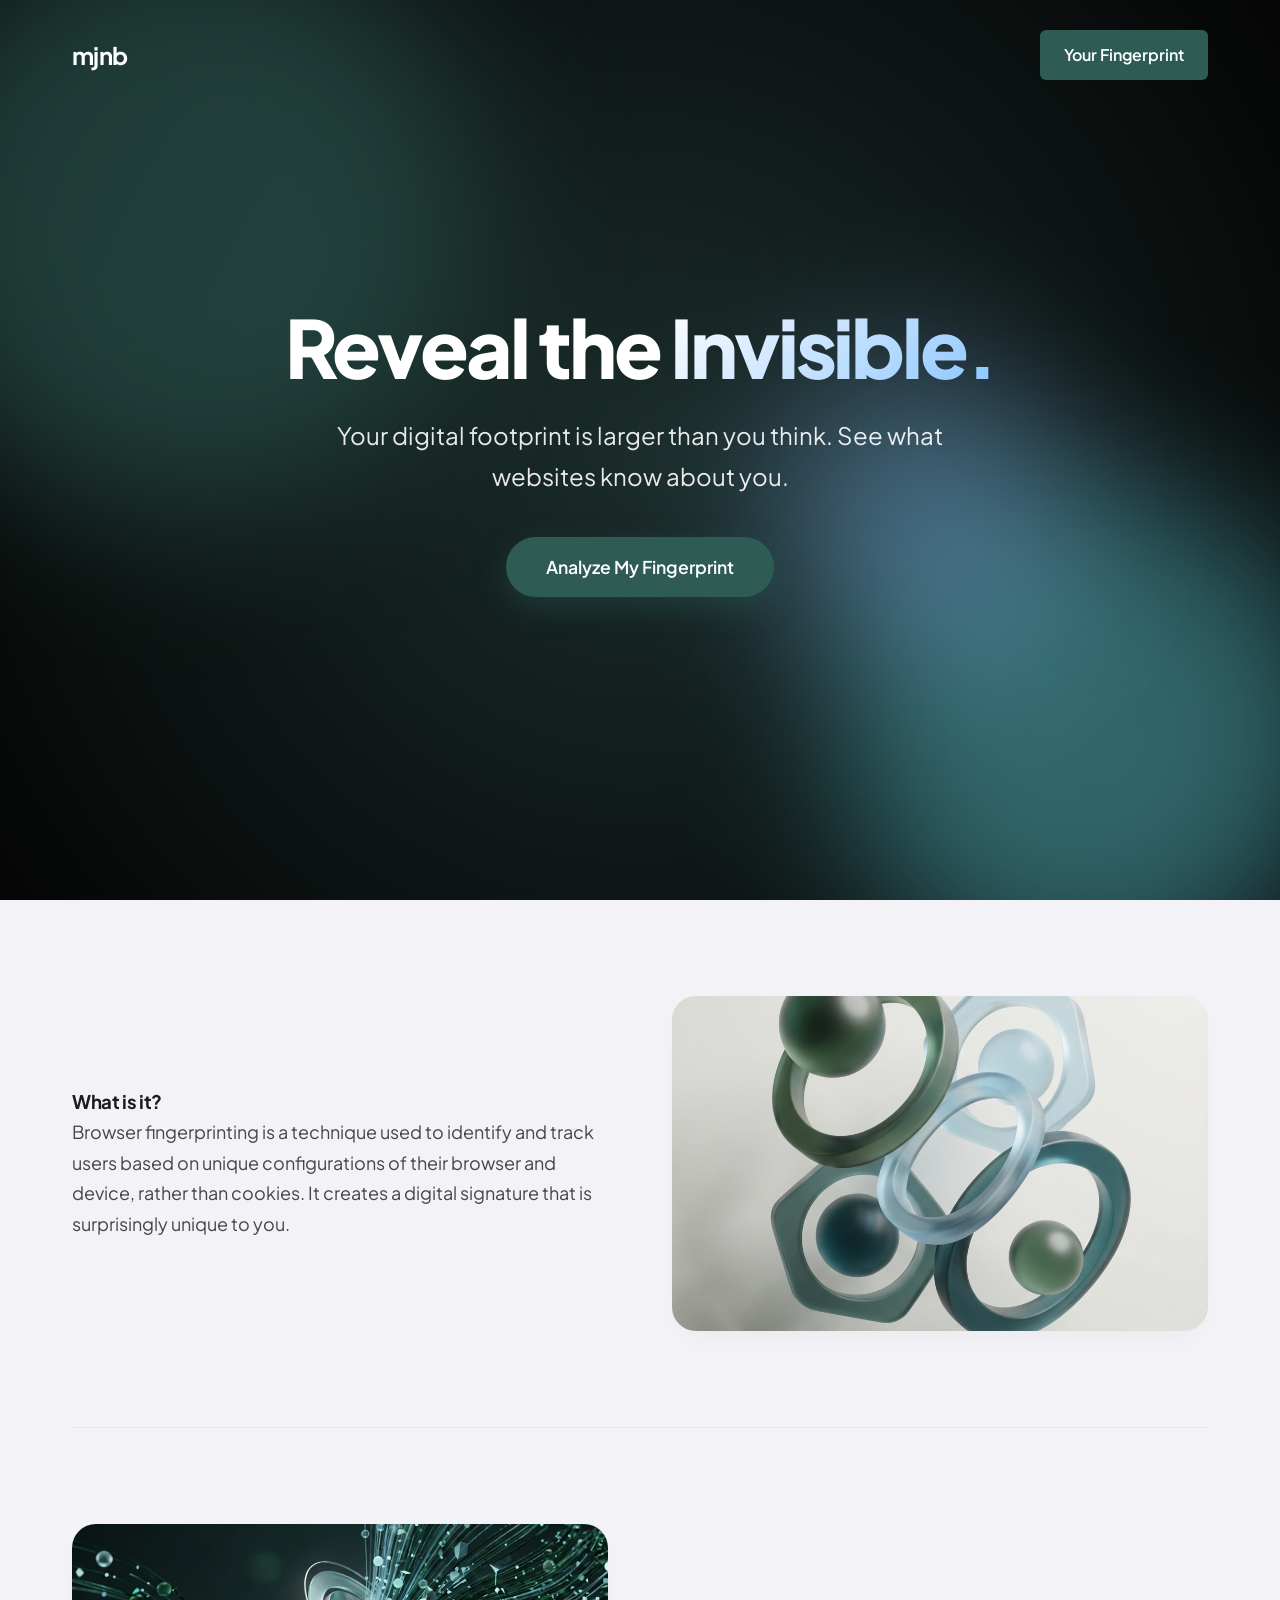
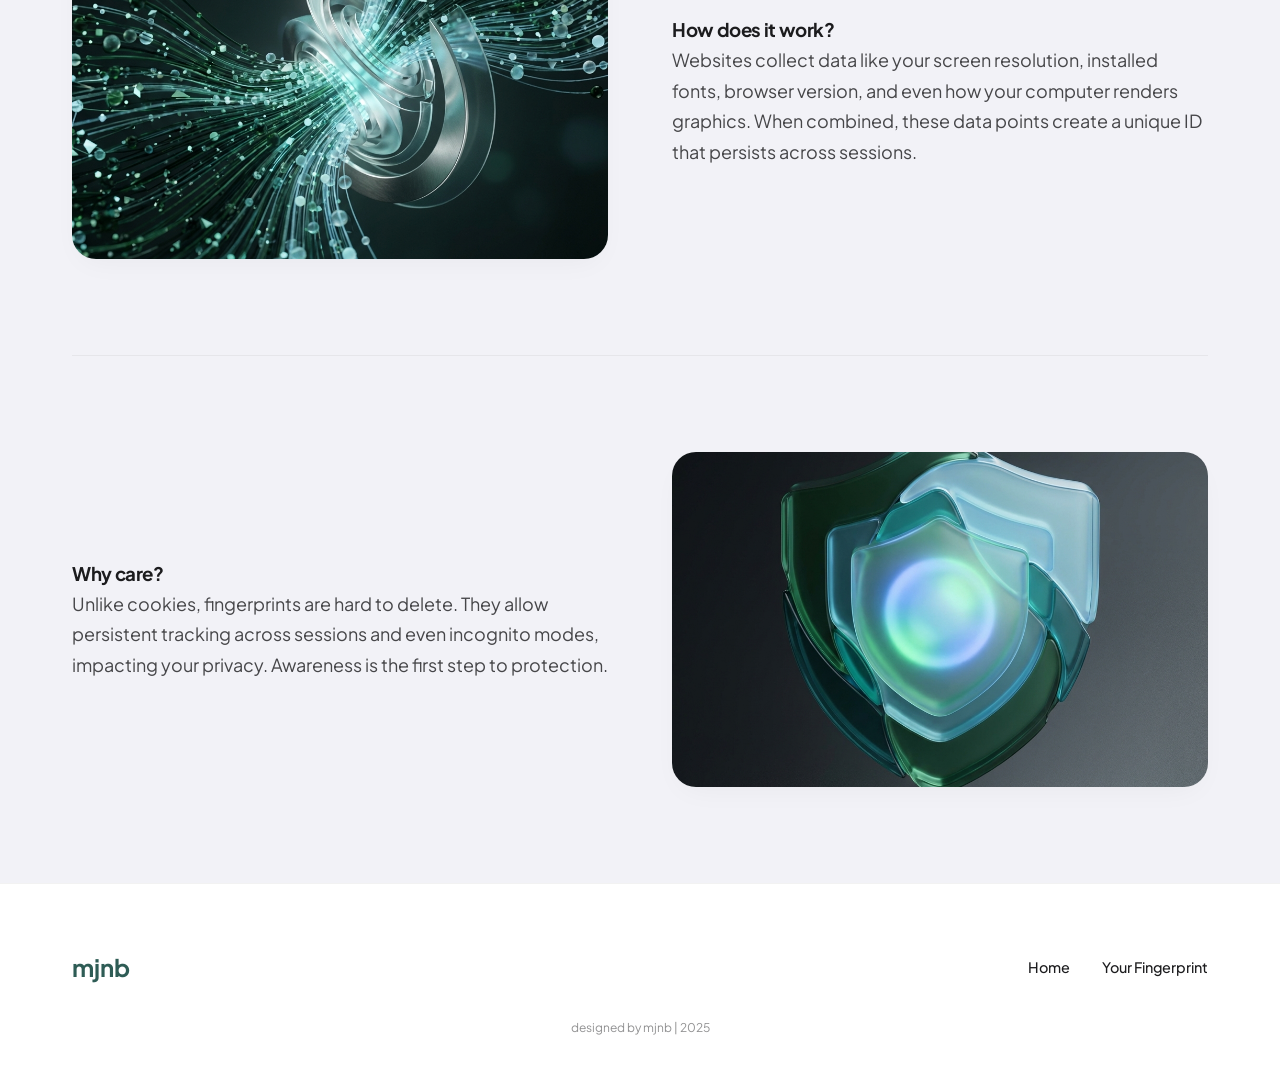
<file: index.html>
<!DOCTYPE html>
<html lang="en">

<head>
    <meta charset="UTF-8">
    <meta name="viewport" content="width=device-width, initial-scale=1.0">
    <title>mjnb fingerprinting | Home</title>
    <meta name="description"
        content="A premium single-page web application built with vanilla HTML, CSS, and JavaScript.">
    <link rel="preconnect" href="https://fonts.googleapis.com">
    <link rel="preconnect" href="https://fonts.gstatic.com" crossorigin>
    <link href="https://fonts.googleapis.com/css2?family=Plus+Jakarta+Sans:wght@300;400;500;600;700&display=swap"
        rel="stylesheet">
    <link rel="stylesheet" href="css/style.css">
</head>

<body>
    <header class="app-header">
        <div class="container">
            <h1 class="logo">mjnb</h1>
            <nav>
                <a href="fingerprint.html" class="btn btn-primary">Your Fingerprint</a>
            </nav>
        </div>
    </header>

    <main>
        <section class="hero hero-splash">
            <div class="splash-bg">
                <div class="orb orb-1"></div>
                <div class="orb orb-2"></div>
                <div class="orb orb-3"></div>
            </div>
            <div class="container">
                <h1 class="hero-title">Reveal the <span class="gradient-text">Invisible.</span></h1>
                <p class="hero-subtitle">Your digital footprint is larger than you think. See what websites know about
                    you.</p>
                <div class="hero-actions">
                    <a href="fingerprint.html" class="btn btn-primary btn-lg">Analyze My Fingerprint</a>
                </div>
            </div>
        </section>

        <div id="learn-more" class="container">
            <div class="alternating-section">
                <div class="section-content">
                    <h3>What is it?</h3>
                    <p>Browser fingerprinting is a technique used to identify and track users based on unique
                        configurations
                        of their browser and device, rather than cookies. It creates a digital signature that is
                        surprisingly unique to you.</p>
                </div>
                <div class="section-image">
                    <!-- Placeholder for what_is_it.png -->
                    <img src="images/what_is_it.png" alt="Abstract representation of digital identity"
                        onerror="this.style.display='none'">
                </div>
            </div>

            <div class="alternating-section">
                <div class="section-content">
                    <h3>How does it work?</h3>
                    <p>Websites collect data like your screen resolution, installed fonts, browser version, and even how
                        your computer renders graphics. When combined, these data points create a unique ID that
                        persists
                        across sessions.</p>
                </div>
                <div class="section-image">
                    <!-- Placeholder for how_it_works.png -->
                    <img src="images/how_it_works.png" alt="Data points converging" onerror="this.style.display='none'">
                </div>
            </div>

            <div class="alternating-section">
                <div class="section-content">
                    <h3>Why care?</h3>
                    <p>Unlike cookies, fingerprints are hard to delete. They allow persistent tracking across sessions
                        and
                        even incognito modes, impacting your privacy. Awareness is the first step to protection.</p>
                </div>
                <div class="section-image">
                    <!-- Placeholder for why_care.png -->
                    <img src="images/why_care.png" alt="Privacy shield concept" onerror="this.style.display='none'">
                </div>
            </div>
        </div>
    </main>

    <footer class="app-footer">
        <div class="container">
            <div class="footer-content">
                <a href="index.html" class="footer-logo">mjnb</a>
                <div class="footer-links">
                    <a href="index.html" class="footer-link">Home</a>
                    <a href="fingerprint.html" class="footer-link">Your Fingerprint</a>
                </div>
            </div>
            <div class="footer-copyright">
                <p>designed by mjnb | 2025</p>
            </div>
        </div>
    </footer>

    <script src="js/script.js"></script>
</body>

</html>
</file>
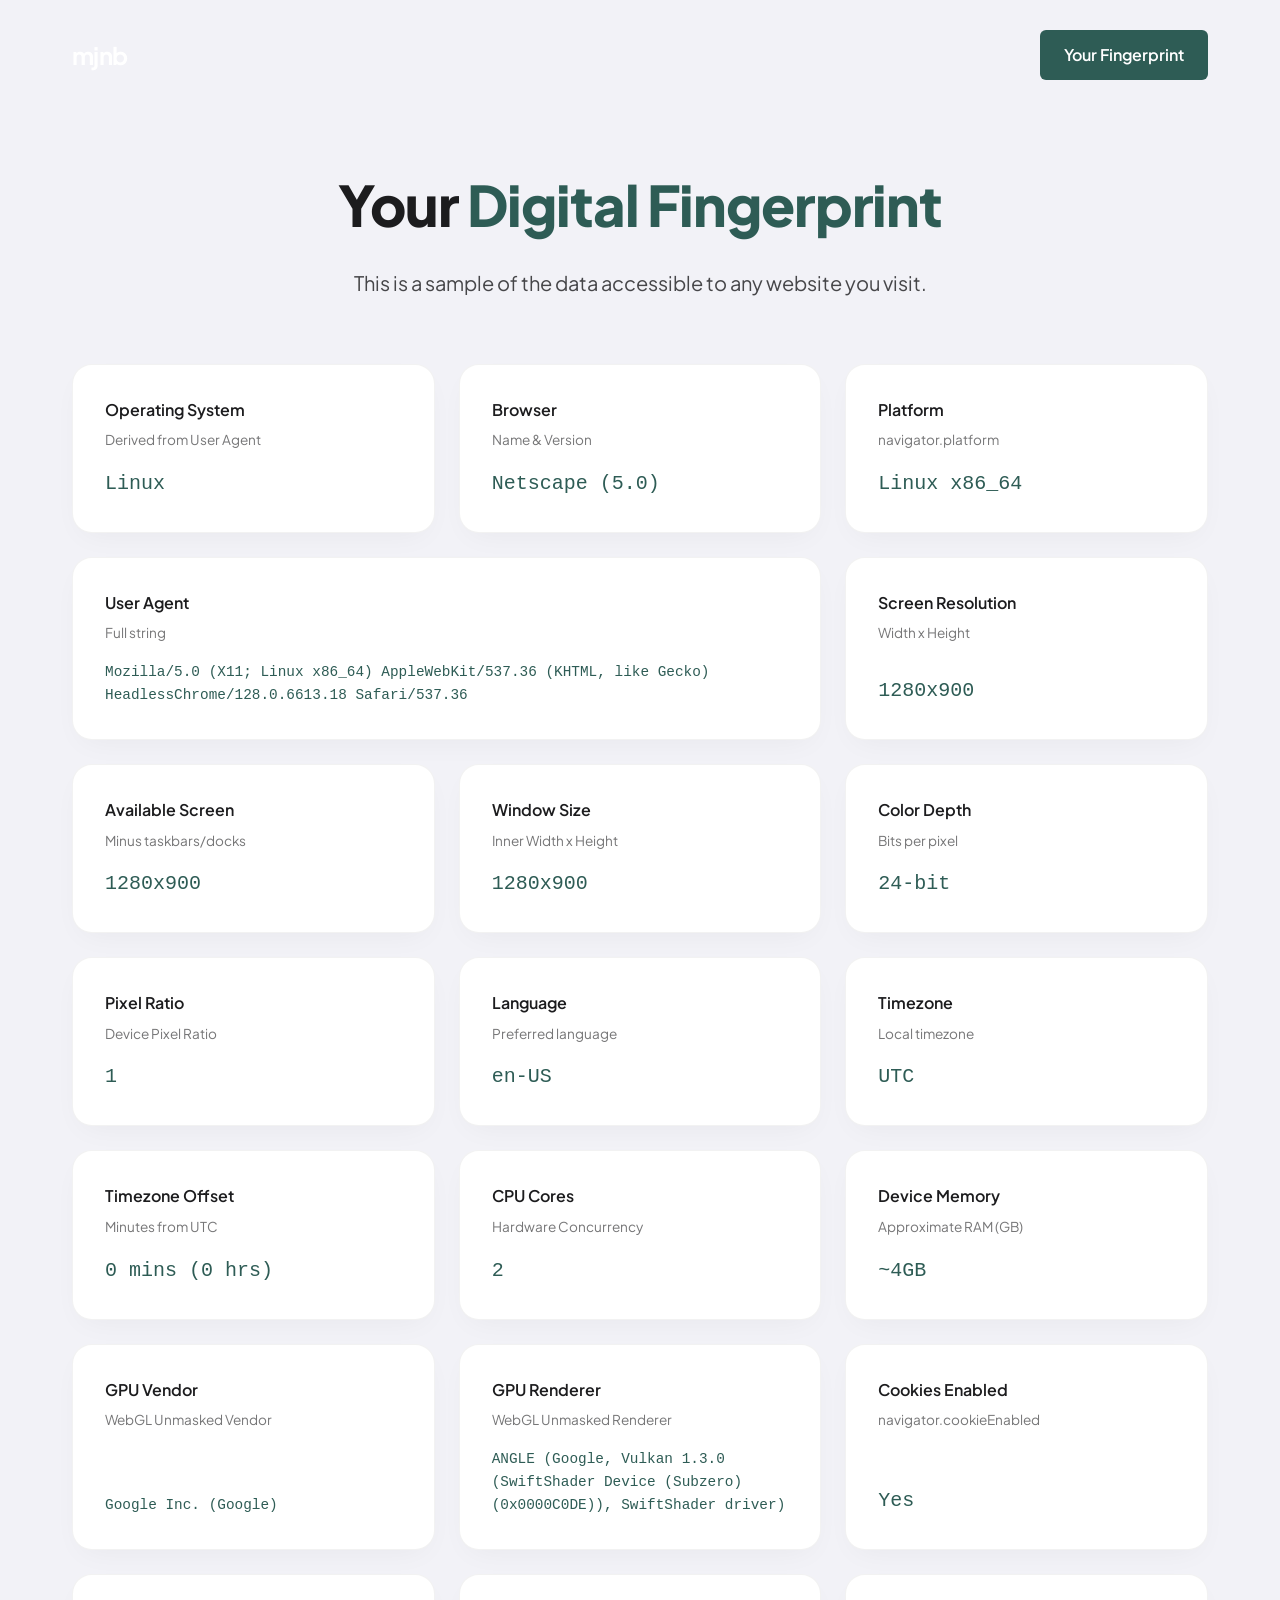
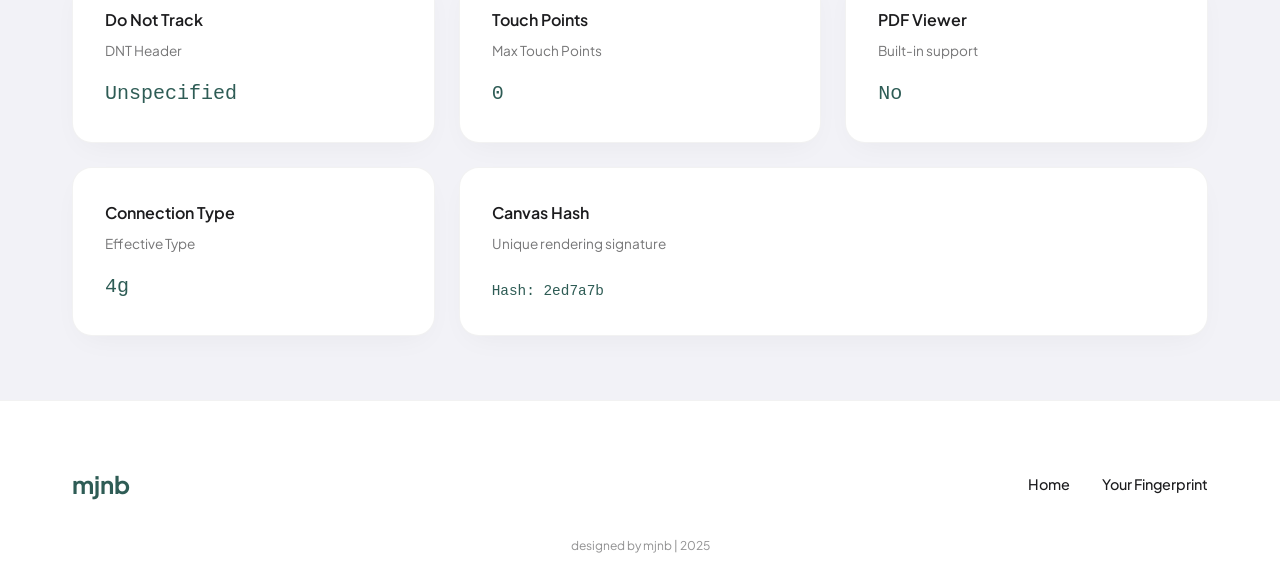
<file: fingerprint.html>
<!DOCTYPE html>
<html lang="en">

<head>
    <meta charset="UTF-8">
    <meta name="viewport" content="width=device-width, initial-scale=1.0">
    <title>mjnb fingerprinting | Your Fingerprint</title>
    <meta name="description" content="See what data your browser reveals to websites.">
    <link rel="preconnect" href="https://fonts.googleapis.com">
    <link rel="preconnect" href="https://fonts.gstatic.com" crossorigin>
    <link href="https://fonts.googleapis.com/css2?family=Plus+Jakarta+Sans:wght@300;400;500;600;700&display=swap"
        rel="stylesheet">
    <link rel="stylesheet" href="css/style.css">
</head>

<body>
    <header class="app-header">
        <div class="container">
            <a href="index.html" class="logo-link">
                <h1 class="logo">mjnb</h1>
            </a>
            <nav>
                <a href="fingerprint.html" class="btn btn-primary">Your Fingerprint</a>
            </nav>
        </div>
    </header>

    <main>
        <section class="hero small-hero">
            <div class="container">
                <h2 class="hero-title">Your <span class="theme-text">Digital Fingerprint</span></h2>
                <p class="hero-subtitle">This is a sample of the data accessible to any website you visit.</p>
            </div>
        </section>

        <section class="dashboard-grid container">
            <!-- Identity & System -->
            <div class="data-card">
                <div class="card-front">
                    <div class="card-header">
                        <span class="card-label">Operating System</span>
                        <span class="card-info">Derived from User Agent</span>
                    </div>
                    <div class="card-value" id="os-val">Loading...</div>
                </div>
                <div class="card-back">
                    <p class="card-explanation">The software that manages your computer's hardware and resources.</p>
                </div>
            </div>
            <div class="data-card">
                <div class="card-front">
                    <div class="card-header">
                        <span class="card-label">Browser</span>
                        <span class="card-info">Name & Version</span>
                    </div>
                    <div class="card-value" id="browser-val">Loading...</div>
                </div>
                <div class="card-back">
                    <p class="card-explanation">The application you are using to access the internet.</p>
                </div>
            </div>
            <div class="data-card">
                <div class="card-front">
                    <div class="card-header">
                        <span class="card-label">Platform</span>
                        <span class="card-info">navigator.platform</span>
                    </div>
                    <div class="card-value" id="platform-val">Loading...</div>
                </div>
                <div class="card-back">
                    <p class="card-explanation">The underlying platform the browser is running on.</p>
                </div>
            </div>
            <div class="data-card" style="grid-column: span 2;">
                <div class="card-front">
                    <div class="card-header">
                        <span class="card-label">User Agent</span>
                        <span class="card-info">Full string</span>
                    </div>
                    <div class="card-value small" id="ua-val">Loading...</div>
                </div>
                <div class="card-back">
                    <p class="card-explanation">A string identifying your browser and operating system to websites.</p>
                </div>
            </div>

            <!-- Screen & Window -->
            <div class="data-card">
                <div class="card-front">
                    <div class="card-header">
                        <span class="card-label">Screen Resolution</span>
                        <span class="card-info">Width x Height</span>
                    </div>
                    <div class="card-value" id="res-val">Loading...</div>
                </div>
                <div class="card-back">
                    <p class="card-explanation">The total number of pixels on your screen.</p>
                </div>
            </div>
            <div class="data-card">
                <div class="card-front">
                    <div class="card-header">
                        <span class="card-label">Available Screen</span>
                        <span class="card-info">Minus taskbars/docks</span>
                    </div>
                    <div class="card-value" id="avail-res-val">Loading...</div>
                </div>
                <div class="card-back">
                    <p class="card-explanation">The screen space available for windows (excluding taskbars).</p>
                </div>
            </div>
            <div class="data-card">
                <div class="card-front">
                    <div class="card-header">
                        <span class="card-label">Window Size</span>
                        <span class="card-info">Inner Width x Height</span>
                    </div>
                    <div class="card-value" id="win-size-val">Loading...</div>
                </div>
                <div class="card-back">
                    <p class="card-explanation">The current size of your browser window.</p>
                </div>
            </div>
            <div class="data-card">
                <div class="card-front">
                    <div class="card-header">
                        <span class="card-label">Color Depth</span>
                        <span class="card-info">Bits per pixel</span>
                    </div>
                    <div class="card-value" id="color-depth-val">Loading...</div>
                </div>
                <div class="card-back">
                    <p class="card-explanation">The number of bits used to indicate the color of a single pixel.</p>
                </div>
            </div>
            <div class="data-card">
                <div class="card-front">
                    <div class="card-header">
                        <span class="card-label">Pixel Ratio</span>
                        <span class="card-info">Device Pixel Ratio</span>
                    </div>
                    <div class="card-value" id="pixel-ratio-val">Loading...</div>
                </div>
                <div class="card-back">
                    <p class="card-explanation">The ratio between physical pixels and logical CSS pixels.</p>
                </div>
            </div>

            <!-- Locale & Time -->
            <div class="data-card">
                <div class="card-front">
                    <div class="card-header">
                        <span class="card-label">Language</span>
                        <span class="card-info">Preferred language</span>
                    </div>
                    <div class="card-value" id="lang-val">Loading...</div>
                </div>
                <div class="card-back">
                    <p class="card-explanation">Your preferred language setting for web content.</p>
                </div>
            </div>
            <div class="data-card">
                <div class="card-front">
                    <div class="card-header">
                        <span class="card-label">Timezone</span>
                        <span class="card-info">Local timezone</span>
                    </div>
                    <div class="card-value" id="timezone-val">Loading...</div>
                </div>
                <div class="card-back">
                    <p class="card-explanation">Your local time zone setting.</p>
                </div>
            </div>
            <div class="data-card">
                <div class="card-front">
                    <div class="card-header">
                        <span class="card-label">Timezone Offset</span>
                        <span class="card-info">Minutes from UTC</span>
                    </div>
                    <div class="card-value" id="timezone-offset-val">Loading...</div>
                </div>
                <div class="card-back">
                    <p class="card-explanation">The difference in minutes between your time and UTC.</p>
                </div>
            </div>

            <!-- Hardware & Graphics -->
            <div class="data-card">
                <div class="card-front">
                    <div class="card-header">
                        <span class="card-label">CPU Cores</span>
                        <span class="card-info">Hardware Concurrency</span>
                    </div>
                    <div class="card-value" id="cores-val">Loading...</div>
                </div>
                <div class="card-back">
                    <p class="card-explanation">The number of logical processors available on your device.</p>
                </div>
            </div>
            <div class="data-card">
                <div class="card-front">
                    <div class="card-header">
                        <span class="card-label">Device Memory</span>
                        <span class="card-info">Approximate RAM (GB)</span>
                    </div>
                    <div class="card-value" id="mem-val">Loading...</div>
                </div>
                <div class="card-back">
                    <p class="card-explanation">The approximate amount of RAM on your device.</p>
                </div>
            </div>
            <div class="data-card">
                <div class="card-front">
                    <div class="card-header">
                        <span class="card-label">GPU Vendor</span>
                        <span class="card-info">WebGL Unmasked Vendor</span>
                    </div>
                    <div class="card-value small" id="gpu-vendor-val">Loading...</div>
                </div>
                <div class="card-back">
                    <p class="card-explanation">The manufacturer of your graphics card.</p>
                </div>
            </div>
            <div class="data-card">
                <div class="card-front">
                    <div class="card-header">
                        <span class="card-label">GPU Renderer</span>
                        <span class="card-info">WebGL Unmasked Renderer</span>
                    </div>
                    <div class="card-value small" id="gpu-renderer-val">Loading...</div>
                </div>
                <div class="card-back">
                    <p class="card-explanation">The specific model of your graphics card.</p>
                </div>
            </div>

            <!-- Browser Features -->
            <div class="data-card">
                <div class="card-front">
                    <div class="card-header">
                        <span class="card-label">Cookies Enabled</span>
                        <span class="card-info">navigator.cookieEnabled</span>
                    </div>
                    <div class="card-value" id="cookies-val">Loading...</div>
                </div>
                <div class="card-back">
                    <p class="card-explanation">Whether your browser allows websites to save small data files.</p>
                </div>
            </div>
            <div class="data-card">
                <div class="card-front">
                    <div class="card-header">
                        <span class="card-label">Do Not Track</span>
                        <span class="card-info">DNT Header</span>
                    </div>
                    <div class="card-value" id="dnt-val">Loading...</div>
                </div>
                <div class="card-back">
                    <p class="card-explanation">A request to websites not to track your browsing activities.</p>
                </div>
            </div>
            <div class="data-card">
                <div class="card-front">
                    <div class="card-header">
                        <span class="card-label">Touch Points</span>
                        <span class="card-info">Max Touch Points</span>
                    </div>
                    <div class="card-value" id="touch-val">Loading...</div>
                </div>
                <div class="card-back">
                    <p class="card-explanation">The maximum number of simultaneous touch points supported.</p>
                </div>
            </div>
            <div class="data-card">
                <div class="card-front">
                    <div class="card-header">
                        <span class="card-label">PDF Viewer</span>
                        <span class="card-info">Built-in support</span>
                    </div>
                    <div class="card-value" id="pdf-val">Loading...</div>
                </div>
                <div class="card-back">
                    <p class="card-explanation">Whether your browser has built-in PDF viewing capability.</p>
                </div>
            </div>

            <!-- Connection -->
            <div class="data-card">
                <div class="card-front">
                    <div class="card-header">
                        <span class="card-label">Connection Type</span>
                        <span class="card-info">Effective Type</span>
                    </div>
                    <div class="card-value" id="connection-val">Loading...</div>
                </div>
                <div class="card-back">
                    <p class="card-explanation">The estimated effective connection type (e.g., 4G).</p>
                </div>
            </div>

            <!-- Advanced -->
            <div class="data-card" style="grid-column: span 2;">
                <div class="card-front">
                    <div class="card-header">
                        <span class="card-label">Canvas Hash</span>
                        <span class="card-info">Unique rendering signature</span>
                    </div>
                    <div class="card-value small" id="canvas-val">Loading...</div>
                    <canvas id="fingerprint-canvas" style="display:none;"></canvas>
                </div>
                <div class="card-back">
                    <p class="card-explanation">A unique signature generated by how your browser renders graphics.</p>
                </div>
            </div>
        </section>
    </main>

    <footer class="app-footer">
        <div class="container">
            <div class="footer-content">
                <a href="index.html" class="footer-logo">mjnb</a>
                <div class="footer-links">
                    <a href="index.html" class="footer-link">Home</a>
                    <a href="fingerprint.html" class="footer-link">Your Fingerprint</a>
                </div>
            </div>
            <div class="footer-copyright">
                <p>designed by mjnb | 2025</p>
            </div>
        </div>
    </footer>

    <script src="js/script.js"></script>
    <script src="js/fingerprint.js"></script>
</body>

</html>
</file>
<file: css/style.css>
@import url('https://fonts.googleapis.com/css2?family=Plus+Jakarta+Sans:wght@300;400;500;600;700&display=swap');

:root {
    --bg-color: #f2f2f7;
    /* Neutral blended background */
    --text-color: #1c1c1e;
    /* Neutral dark text */
    --primary-color: #2e5c55;
    /* Dark Green */
    --primary-hover: #224540;
    /* Darker Green for hover */
    --secondary-color: #4a9ea6;
    /* Teal */
    --accent-color: #8ac5ff;
    /* Light Blue */
    --highlight-color: #f5d061;
    /* Soft Gold (keeping for existing highlights if needed) */
    --secondary-bg: #ffffff;
    /* White for cards */
    --accent-gradient: linear-gradient(135deg, #2e5c55 0%, #4a9ea6 100%);
    --font-family: 'Plus Jakarta Sans', -apple-system, BlinkMacSystemFont, sans-serif;
    --transition-speed: 0.4s;
    --card-shadow: 0 10px 30px -10px rgba(0, 0, 0, 0.05);
    --border-color: rgba(0, 0, 0, 0.05);
    --container-width: 1200px;
}

* {
    margin: 0;
    padding: 0;
    box-sizing: border-box;
}

body {
    font-family: var(--font-family);
    background-color: var(--bg-color);
    color: var(--text-color);
    line-height: 1.6;
    transition: background-color var(--transition-speed), color var(--transition-speed);
    -webkit-font-smoothing: antialiased;
}

.container {
    max-width: var(--container-width);
    margin: 0 auto;
    padding: 0 2rem;
}

/* Typography */
h1,
h2,
h3,
h4,
h5,
h6 {
    letter-spacing: -0.02em;
    color: var(--text-color);
}

p {
    color: var(--text-color);
    opacity: 0.8;
    font-size: 1.125rem;
    line-height: 1.7;
}

/* Header */
.app-header {
    padding: 0.9rem 0;
    position: fixed;
    left: 1rem;
    right: 1rem;
    top: 1rem;
    background-color: transparent;
    /* Default transparent */
    backdrop-filter: none;
    /* Default no blur */
    -webkit-backdrop-filter: none;
    z-index: 100;
    border-bottom: 1px solid transparent;
    /* Default no border */
    margin: 0 auto;
    border-radius: 16px;
    width: auto;
    max-width: var(--container-width);
    transition: all 0.4s ease;
    /* Smooth transition */
}

/* Scrolled State */
.app-header.scrolled {
    background-color: rgba(255, 255, 255, 0.7);
    backdrop-filter: blur(40px) contrast(1.7);
    -webkit-backdrop-filter: blur(40px) contrast(1.7);
    border-bottom: 1px solid rgba(0, 0, 0, 0.05);
    box-shadow: 0 4px 30px rgba(0, 0, 0, 0.05);
}

.app-header .container {
    display: flex;
    justify-content: space-between;
    align-items: center;
}

.logo {
    font-size: 1.5rem;
    font-weight: 700;
    color: #ffffff;
    /* Default white text */
    letter-spacing: -0.03em;
    transition: color 0.4s ease;
}

.app-header.scrolled .logo {
    color: var(--primary-color);
    /* Revert to theme color on scroll */
}

.footer-copyright {
    text-align: center;
    opacity: 0.6;
}

.footer-copyright p {
    font-size: 0.75rem;
    /* Explicitly override global p size */
    margin: 0;
    /* Remove default margin if any */
}

.logo-link {
    text-decoration: none;
    /* Remove underline from logo link */
}

/* Buttons */
.icon-btn {
    background: none;
    border: none;
    cursor: pointer;
    color: var(--text-color);
    padding: 0.5rem;
    border-radius: 50%;
    transition: background-color var(--transition-speed);
    display: flex;
    align-items: center;
    justify-content: center;
}

.icon-btn:hover {
    background-color: var(--border-color);
}

.btn {
    padding: 0.75rem 1.5rem;
    border-radius: 6px;
    font-weight: 600;
    cursor: pointer;
    transition: all 0.3s ease;
    /* Smoother transition for hover effects */
    border: none;
    font-size: 1rem;
    text-decoration: none;
    display: inline-block;
}

.btn-primary {
    background-color: var(--primary-color);
    color: #ffffff;
    /* Ensure high contrast */
}

.btn-primary:hover {
    background-color: #3a726a;
    /* Lighter/more saturated green */
    transform: translateY(-2px);
    box-shadow: 0 4px 12px rgba(46, 92, 85, 0.3);
    /* Colored shadow */
}

.btn-secondary {
    background-color: transparent;
    color: var(--text-color);
    border: 1px solid var(--border-color);
    margin-left: 1rem;
}

.btn-secondary:hover {
    background-color: var(--border-color);
    transform: translateY(-2px);
}

/* Hero Section (Default - for Fingerprint Page) */
.hero {
    padding: 8rem 0 4rem;
    text-align: center;
    position: relative;
    overflow: hidden;
}

.hero-title {
    font-size: 3.5rem;
    font-weight: 800;
    margin-bottom: 1rem;
    letter-spacing: -0.02em;
    position: relative;
    z-index: 2;
}

.hero-subtitle {
    font-size: 1.25rem;
    color: var(--text-secondary);
    max-width: 600px;
    margin: 0 auto 2rem;
    position: relative;
    z-index: 2;
}

/* Full Page Splash Modifier (Homepage) */
.hero-splash {
    min-height: 100vh;
    display: flex;
    align-items: center;
    justify-content: center;
    background: radial-gradient(circle at center, #1a2c2a 0%, #050505 100%);
    /* Lighter, vibrant dark teal center */
    padding: 0;
    /* Reset padding for full centering */
    color: #ffffff;
}

.hero-splash .container {
    position: relative;
    z-index: 10;
}

.hero-splash .hero-title {
    font-size: 5rem;
    /* Huge impact */
    font-weight: 800;
    line-height: 1.1;
    margin-bottom: 1.5rem;
    letter-spacing: -0.04em;
    animation: slideUpFade 1s ease-out forwards;
    opacity: 0;
    transform: translateY(30px);
    color: #ffffff;
}

.hero-splash .hero-subtitle {
    font-size: 1.5rem;
    color: rgba(255, 255, 255, 0.9);
    /* Increased contrast */
    max-width: 700px;
    margin: 0 auto 2.5rem;
    font-weight: 400;
    animation: slideUpFade 1s ease-out 0.3s forwards;
    opacity: 0;
    transform: translateY(20px);
}

.hero-splash .hero-actions {
    animation: slideUpFade 1s ease-out 0.6s forwards;
    opacity: 0;
    transform: translateY(20px);
}

/* Animated Background Effects */
.splash-bg {
    position: absolute;
    top: 0;
    left: 0;
    width: 100%;
    height: 100%;
    z-index: 1;
    overflow: hidden;
    pointer-events: none;
}

.orb {
    position: absolute;
    border-radius: 50%;
    filter: blur(80px);
    opacity: 0.6;
    animation: floatOrb 20s infinite ease-in-out alternate;
}

.orb-1 {
    width: 600px;
    height: 600px;
    background: var(--primary-color);
    top: -10%;
    left: -10%;
    animation-duration: 25s;
}

.orb-2 {
    width: 500px;
    height: 500px;
    background: var(--secondary-color);
    bottom: -10%;
    right: -5%;
    animation-duration: 30s;
    animation-delay: -5s;
}

.orb-3 {
    width: 300px;
    height: 300px;
    background: var(--accent-color);
    top: 40%;
    left: 60%;
    animation-duration: 20s;
    animation-delay: -10s;
    opacity: 0.4;
}

@keyframes floatOrb {
    0% {
        transform: translate(0, 0) scale(1);
    }

    33% {
        transform: translate(30px, 50px) scale(1.1);
    }

    66% {
        transform: translate(-20px, 20px) scale(0.9);
    }

    100% {
        transform: translate(0, 0) scale(1);
    }
}

@keyframes slideUpFade {
    to {
        opacity: 1;
        transform: translateY(0);
    }
}

.gradient-text {
    background: linear-gradient(135deg, #fff 0%, var(--accent-color) 100%);
    -webkit-background-clip: text;
    -webkit-text-fill-color: transparent;
    background-clip: text;
    color: transparent;
}

.btn-lg {
    padding: 1rem 2.5rem;
    font-size: 1.1rem;
    border-radius: 50px;
    box-shadow: 0 10px 30px rgba(46, 92, 85, 0.4);
}

.btn-lg:hover {
    transform: translateY(-3px) scale(1.02);
    box-shadow: 0 15px 40px rgba(46, 92, 85, 0.6);
}

/* Section Blocks */
/* Alternating Sections */
.alternating-section {
    display: flex;
    align-items: center;
    gap: 4rem;
    padding: 6rem 0;
    border-bottom: 1px solid var(--border-color);
}

.alternating-section:last-child {
    border-bottom: none;
}

.alternating-section:nth-child(even) {
    flex-direction: row-reverse;
}

.section-content {
    flex: 1;
}

.section-image {
    flex: 1;
    border-radius: 24px;
    overflow: hidden;
    box-shadow: var(--card-shadow);
    aspect-ratio: 16/10;
    background: var(--secondary-bg);
    display: flex;
    align-items: center;
    justify-content: center;
    position: relative;
}

/* Image Placeholder Gradient */
.section-image::before {
    content: '';
    position: absolute;
    top: 0;
    left: 0;
    width: 100%;
    height: 100%;
    background: linear-gradient(135deg, rgba(46, 92, 85, 0.05) 0%, rgba(74, 158, 166, 0.05) 100%);
    z-index: 1;
}

.section-image img {
    width: 100%;
    height: 100%;
    object-fit: cover;
    transition: transform 0.6s ease;
    z-index: 2;
    /* Ensure image is above gradient */
}

.section-image:hover img {
    transform: scale(1.05);
}

.section-block h3 {
    font-size: 2.5rem;
    margin-bottom: 1rem;
    font-weight: 700;
    color: var(--text-color);
}

.section-block p {
    font-size: 1.25rem;
    opacity: 0.8;
    max-width: 100%;
}

@media (max-width: 900px) {
    .alternating-section {
        flex-direction: column !important;
        text-align: center;
        gap: 2rem;
    }

    .section-image {
        width: 100%;
    }
}

/* Dashboard Styles */
.small-hero {
    padding: 10rem 0 2rem;
}

.theme-text {
    color: var(--primary-color);
}

/* Dashboard Grid */
.dashboard-grid {
    display: grid;
    grid-template-columns: repeat(auto-fill, minmax(300px, 1fr));
    gap: 1.5rem;
    padding-bottom: 4rem;
}

.data-card {
    background-color: var(--secondary-bg);
    padding: 2rem;
    border-radius: 20px;
    box-shadow: var(--card-shadow);
    border: 1px solid var(--border-color);
    transition: transform var(--transition-speed), box-shadow var(--transition-speed);
    display: grid;
    /* Changed to grid for stacking */
    height: 100%;
    position: relative;
}

.card-front,
.card-back {
    grid-area: 1 / 1;
    /* Stack on top of each other */
    transition: opacity 0.4s ease;
    width: 100%;
    height: 100%;
}

.card-front {
    display: flex;
    flex-direction: column;
    justify-content: space-between;
    opacity: 1;
}

.card-back {
    opacity: 0;
    display: flex;
    align-items: center;
    justify-content: center;
    text-align: center;
    pointer-events: none;
    /* Let clicks pass through if needed, though grid handles it */
}

.data-card:hover .card-front {
    opacity: 0;
}

.data-card:hover .card-back {
    opacity: 1;
}

.card-explanation {
    font-size: 1rem;
    color: var(--text-color);
    line-height: 1.5;
    font-weight: 500;
}

.data-card:hover {
    transform: translateY(-5px);
    box-shadow: 0 20px 40px -10px rgba(0, 0, 0, 0.1);
}

.card-header {
    margin-bottom: 1rem;
}

.card-label {
    font-size: 1rem;
    font-weight: 600;
    color: var(--text-color);
    display: block;
    margin-bottom: 0.25rem;
}

.card-info {
    font-size: 0.85rem;
    opacity: 0.6;
    font-weight: 400;
}

.card-value {
    font-family: 'SF Mono', 'Menlo', monospace;
    font-size: 1.25rem;
    color: var(--primary-color);
    font-weight: 500;
    word-break: break-word;
}

/* Helper for long values */
.card-value.small {
    font-size: 0.9rem;
}

/* Footer */
.app-footer {
    padding: 4rem 0 2rem;
    background-color: var(--secondary-bg);
    border-top: 1px solid var(--border-color);
    font-size: 0.9rem;
}

.footer-content {
    display: flex;
    justify-content: space-between;
    align-items: center;
    margin-bottom: 2rem;
}

.footer-logo {
    font-size: 1.5rem;
    font-weight: 700;
    color: var(--primary-color);
    text-decoration: none;
}

.footer-links {
    display: flex;
    gap: 2rem;
}

.footer-link {
    color: var(--text-color);
    text-decoration: none;
    font-weight: 500;
    transition: color 0.2s ease;
}

.footer-link:hover {
    color: var(--primary-color);
}

.footer-copyright {
    text-align: center;
    opacity: 0.6;
    font-size: 0.5rem;
}

.logo-link {
    text-decoration: none;
}
</file>
